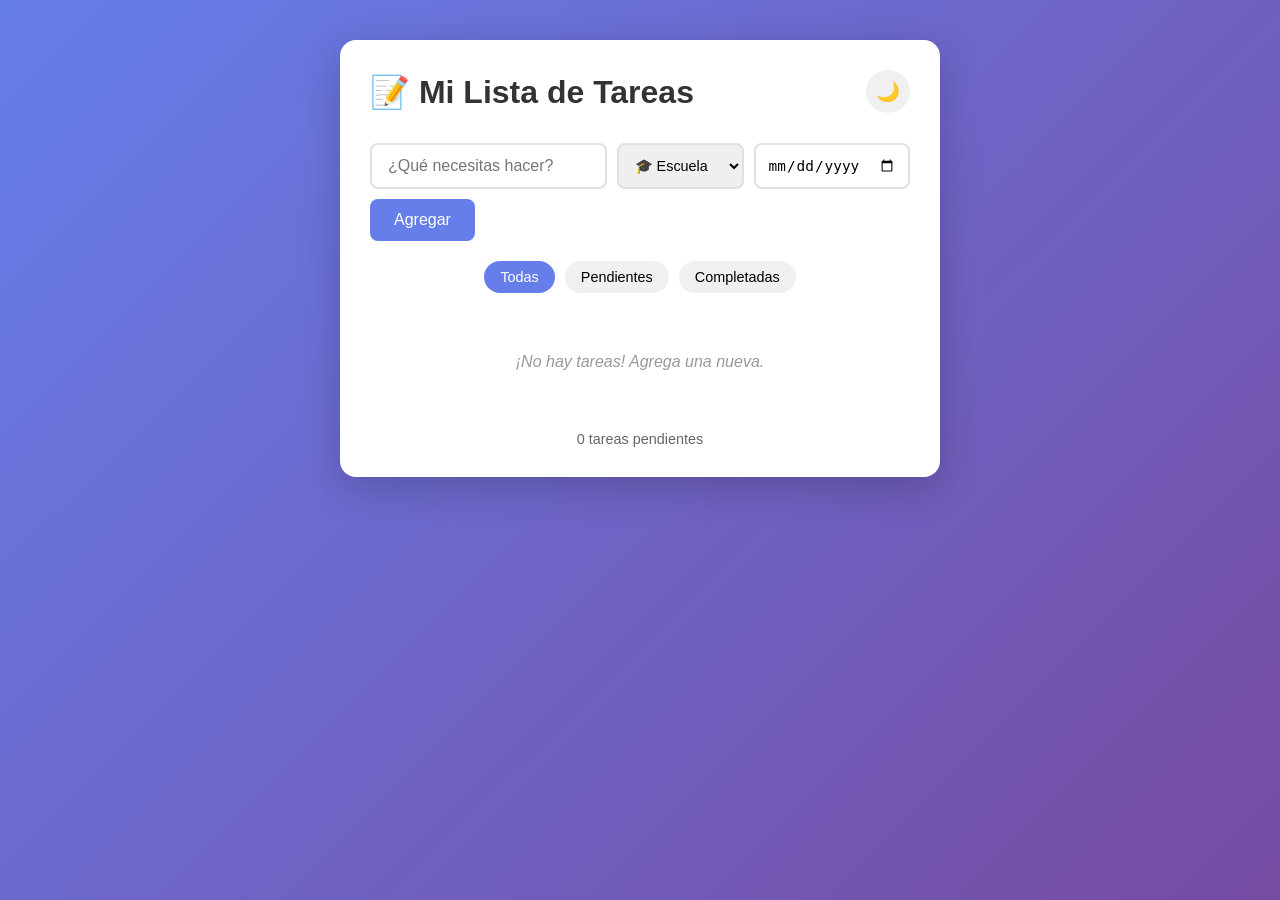
<file: proyecto-todo/index.html>
<!DOCTYPE html>
<html lang="es">
<head>
    <meta charset="UTF-8">
    <meta name="viewport" content="width=device-width, initial-scale=1.0">
    <title>Mi Lista de Tareas</title>
    <link rel="stylesheet" href="styles.css">
</head>
<body>

    <div class="container">

        <div class="encabezado">
            <h1>📝 Mi Lista de Tareas</h1>
            <button id="btn-tema">🌙</button>
        </div>

        <form id="form-tarea">

            <input
                type="text"
                id="input-tarea"
                placeholder="¿Qué necesitas hacer?"
                required
            >

            <select id="categoria-tarea">
                <option value="escuela">🎓 Escuela</option>
                <option value="trabajo">💼 Trabajo</option>
                <option value="personal">👤 Personal</option>
                <option value="otros">📌 Otros</option>
            </select>

            <input
                type="date"
                id="fecha-tarea"
            >

            <button type="submit">Agregar</button>

        </form>

        <div class="filtros">
            <button class="filtro activo" data-filtro="todas">Todas</button>
            <button class="filtro" data-filtro="pendientes">Pendientes</button>
            <button class="filtro" data-filtro="completadas">Completadas</button>
        </div>

        <ul id="lista-tareas">
        </ul>

        <p class="contador">
            <span id="contador-pendientes">0</span> tareas pendientes
        </p>

    </div>

    <script src="script.js"></script>

</body>
</html>
</file>
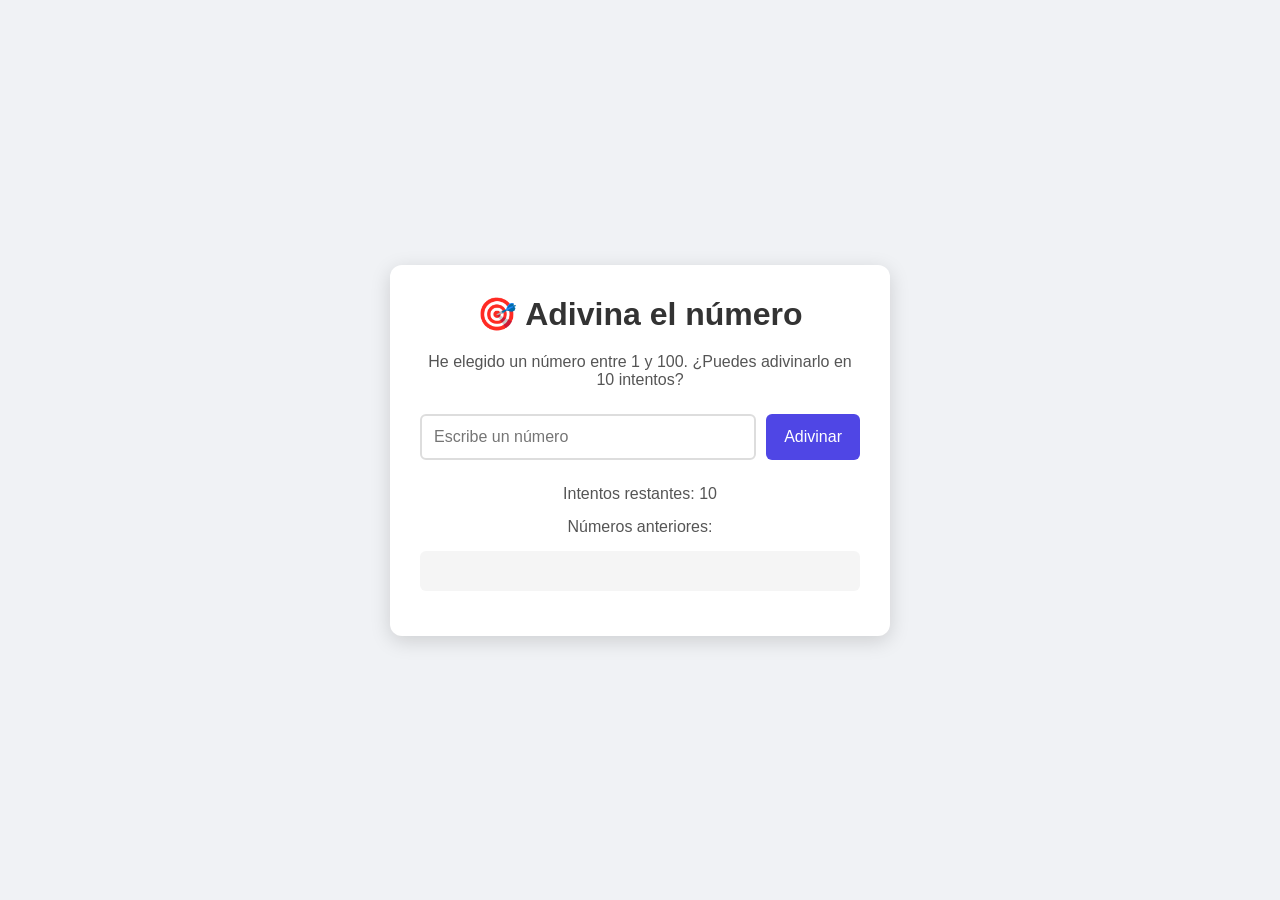
<file: proyecto-todo/Adivina-Num/index.html>
<!DOCTYPE html>
<html lang="es">
<head>
    <meta charset="UTF-8">
    <meta name="viewport" content="width=device-width, initial-scale=1.0">
    <title>Adivina el número</title>
    <link rel="stylesheet" href="styles.css">
</head>
<body>

    <div class="container">

        <h1>🎯 Adivina el número</h1>

        <p>
            He elegido un número entre 1 y 100.
            ¿Puedes adivinarlo en 10 intentos?
        </p>

        <form id="formulario">
            <input
                type="number"
                id="numero"
                min="1"
                max="100"
                placeholder="Escribe un número"
                required
            >

            <button type="submit">Adivinar</button>
        </form>

        <p id="mensaje"></p>

        <p>Intentos restantes: <span id="intentos">10</span></p>

        <p>Números anteriores:</p>
        <p id="numeros-anteriores"></p>

        <button id="reiniciar" style="display: none;">
            🔄 Volver a jugar
        </button>

    </div>

    <script src="script.js"></script>

</body>
</html>
</file>
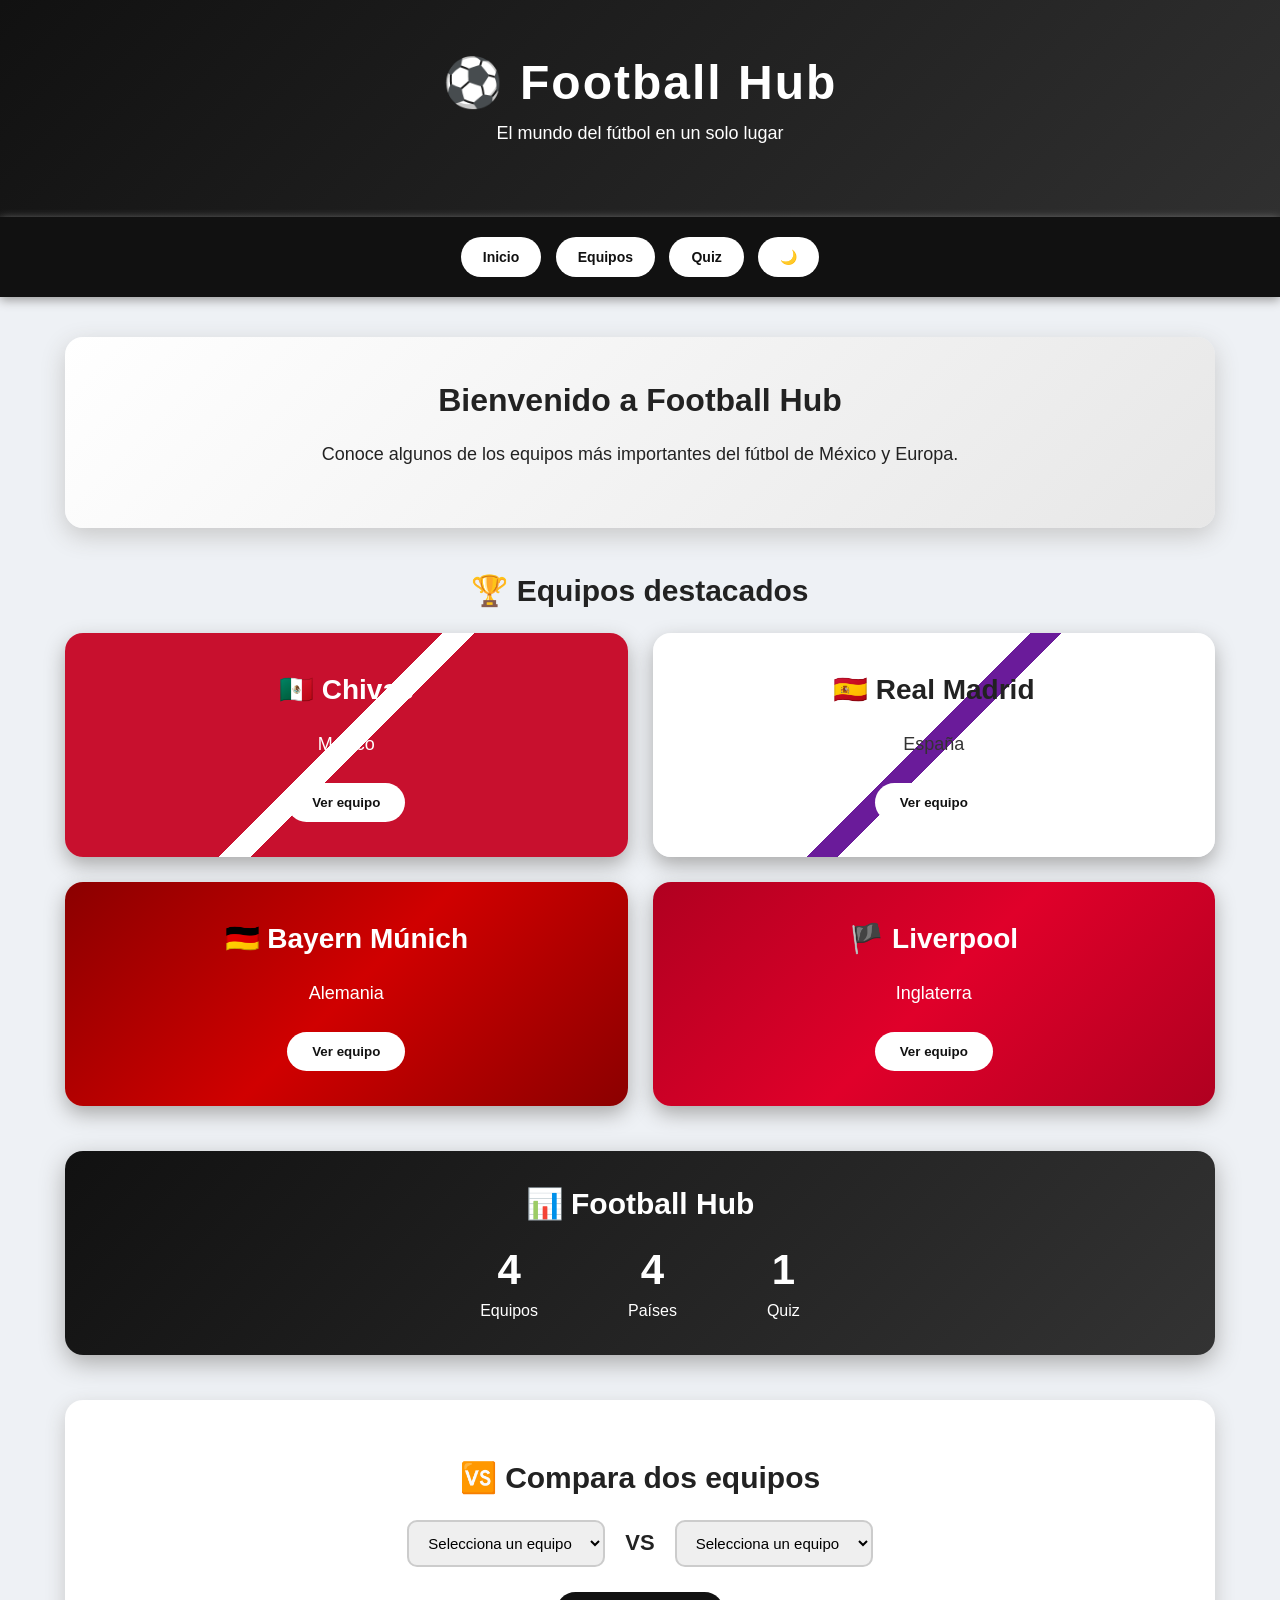
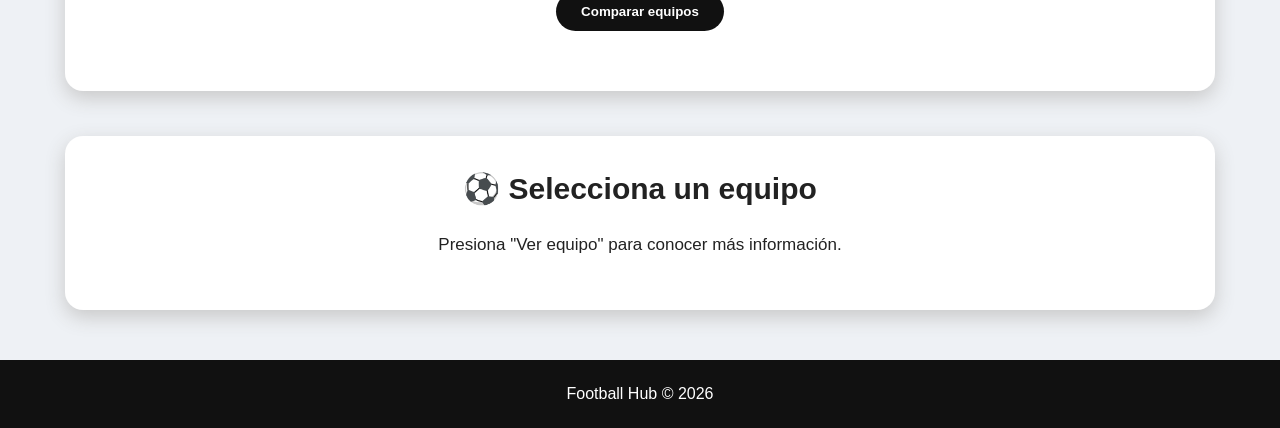
<file: proyecto-todo/Adivina-Num/Football_Hub/index.html>
<!DOCTYPE html>
<html lang="es">
<head>
    <meta charset="UTF-8">
    <meta name="viewport" content="width=device-width, initial-scale=1.0">
    <title>Football Hub</title>
    <link rel="stylesheet" href="styles.css">
</head>
<body>

    <header>
        <h1>⚽ Football Hub</h1>
        <p>El mundo del fútbol en un solo lugar</p>
    </header>

    <nav>
        <button id="inicio">Inicio</button>
        <button id="equipos">Equipos</button>
        <button id="quiz">Quiz</button>
        <button id="tema">🌙</button>
    </nav>

    <main>

        <section class="bienvenida">
            <h2>Bienvenido a Football Hub</h2>
            <p>
                Conoce algunos de los equipos más importantes
                del fútbol de México y Europa.
            </p>
        </section>

        <section>
            <h2>🏆 Equipos destacados</h2>

            <div class="equipos">

                <div class="tarjeta">
                    <h3>🇲🇽 Chivas</h3>
                    <p>México</p>
                    <button class="ver-equipo">Ver equipo</button>
                </div>

                <div class="tarjeta">
                    <h3>🇪🇸 Real Madrid</h3>
                    <p>España</p>
                    <button class="ver-equipo">Ver equipo</button>
                </div>

                <div class="tarjeta">
                    <h3>🇩🇪 Bayern Múnich</h3>
                    <p>Alemania</p>
                    <button class="ver-equipo">Ver equipo</button>
                </div>

                <div class="tarjeta">
                    <h3>🏴 Liverpool</h3>
                    <p>Inglaterra</p>
                    <button class="ver-equipo">Ver equipo</button>
                </div>

            </div>
        </section>

        <section class="estadisticas">
            <h2>📊 Football Hub</h2>

            <div class="estadisticas-contenedor">
                <div>
                    <strong>4</strong>
                    <span>Equipos</span>
                </div>

                <div>
                    <strong>4</strong>
                    <span>Países</span>
                </div>

                <div>
                    <strong>1</strong>
                    <span>Quiz</span>
                </div>
            </div>
        </section>
<section class="comparador">
    <h2>🆚 Compara dos equipos</h2>

    <div class="selecciones">
        <select id="equipo1">
            <option value="">Selecciona un equipo</option>
            <option value="Chivas">🇲🇽 Chivas</option>
            <option value="Real Madrid">🇪🇸 Real Madrid</option>
            <option value="Bayern Múnich">🇩🇪 Bayern Múnich</option>
            <option value="Liverpool">🏴 Liverpool</option>
        </select>

        <span>VS</span>

        <select id="equipo2">
            <option value="">Selecciona un equipo</option>
            <option value="Chivas">🇲🇽 Chivas</option>
            <option value="Real Madrid">🇪🇸 Real Madrid</option>
            <option value="Bayern Múnich">🇩🇪 Bayern Múnich</option>
            <option value="Liverpool">🏴 Liverpool</option>
        </select>
    </div>

    <button id="comparar">Comparar equipos</button>

    <div id="resultado-comparacion"></div>
</section>
        <section id="informacion">
            <h2>⚽ Selecciona un equipo</h2>
            <p>
                Presiona "Ver equipo" para conocer más información.
            </p>
        </section>

    </main>

    <footer>
        <p>Football Hub © 2026</p>
    </footer>

    <script src="script.js"></script>

</body>
</html>
</file>
<file: proyecto-todo/styles.css>
/* Reset básico */
* {
    margin: 0;
    padding: 0;
    box-sizing: border-box;
}

body {
    font-family: 'Segoe UI', Tahoma, Geneva, Verdana, sans-serif;
    background: linear-gradient(135deg, #667eea 0%, #764ba2 100%);
    min-height: 100vh;
    padding: 40px 20px;
    transition: 0.3s;
}

.container {
    max-width: 600px;
    margin: 0 auto;
    background: white;
    border-radius: 16px;
    padding: 30px;
    box-shadow: 0 10px 40px rgba(0, 0, 0, 0.2);
    transition: 0.3s;
}

.encabezado {
    display: flex;
    justify-content: space-between;
    align-items: center;
    margin-bottom: 30px;
}

h1 {
    color: #333;
    font-size: 2rem;
}

#btn-tema {
    border: none;
    background: #f0f0f0;
    padding: 10px;
    border-radius: 50%;
    cursor: pointer;
    font-size: 1.2rem;
}

/* Formulario */
#form-tarea {
    display: flex;
    gap: 10px;
    margin-bottom: 20px;
    flex-wrap: wrap;
}

#input-tarea {
    flex: 1;
    min-width: 200px;
    padding: 12px 16px;
    border: 2px solid #e0e0e0;
    border-radius: 8px;
    font-size: 1rem;
}

#input-tarea:focus {
    outline: none;
    border-color: #667eea;
}

#categoria-tarea,
#fecha-tarea {
    padding: 12px;
    border: 2px solid #e0e0e0;
    border-radius: 8px;
    font-size: 0.9rem;
}

#form-tarea button[type="submit"] {
    padding: 12px 24px;
    background: #667eea;
    color: white;
    border: none;
    border-radius: 8px;
    font-size: 1rem;
    cursor: pointer;
}

#form-tarea button[type="submit"]:hover {
    background: #5a67d8;
}

/* Filtros */
.filtros {
    display: flex;
    gap: 10px;
    margin-bottom: 20px;
    justify-content: center;
}

.filtro {
    padding: 8px 16px;
    background: #f0f0f0;
    border: none;
    border-radius: 20px;
    cursor: pointer;
    font-size: 0.9rem;
}

.filtro:hover {
    background: #e0e0e0;
}

.filtro.activo {
    background: #667eea;
    color: white;
}

/* Lista */
#lista-tareas {
    list-style: none;
}

.tarea {
    display: flex;
    align-items: center;
    gap: 10px;
    padding: 16px;
    background: #f8f9fa;
    border-radius: 8px;
    margin-bottom: 10px;
    transition: all 0.3s;
    animation: aparecer 0.3s ease;
}

.tarea:hover {
    background: #f0f0f0;
}

.tarea.completada {
    opacity: 0.6;
}

.tarea.completada .tarea-texto {
    text-decoration: line-through;
    color: #999;
}

.tarea input[type="checkbox"] {
    width: 20px;
    height: 20px;
    cursor: pointer;
    accent-color: #667eea;
}

.tarea-info {
    flex: 1;
}

.tarea-texto {
    display: block;
    font-size: 1rem;
    color: #333;
    margin-bottom: 5px;
}

.tarea-detalles {
    font-size: 0.8rem;
    color: #777;
}

.tarea.proxima {
    border-left: 5px solid #ffc107;
}

.tarea.vencida {
    border-left: 5px solid #dc3545;
}

/* Botones */
.btn-editar,
.btn-eliminar {
    border: none;
    background: none;
    cursor: pointer;
    font-size: 1.1rem;
    padding: 5px;
}

.btn-editar {
    color: #667eea;
}

.btn-eliminar {
    color: #dc3545;
}

.btn-editar:hover {
    color: #4b5fc0;
}

.btn-eliminar:hover {
    color: #c82333;
}

/* Animación al eliminar */
.eliminando {
    animation: desaparecer 0.5s ease forwards;
}

@keyframes aparecer {
    from {
        opacity: 0;
        transform: translateY(-10px);
    }

    to {
        opacity: 1;
        transform: translateY(0);
    }
}

@keyframes desaparecer {
    from {
        opacity: 1;
        transform: translateX(0);
    }

    to {
        opacity: 0;
        transform: translateX(100%);
    }
}

/* Contador */
.contador {
    text-align: center;
    color: #666;
    margin-top: 20px;
    font-size: 0.9rem;
}

.sin-tareas {
    text-align: center;
    color: #999;
    padding: 40px;
    font-style: italic;
}

/* Modo oscuro */
body.modo-oscuro {
    background: linear-gradient(135deg, #141e30 0%, #243b55 100%);
}

body.modo-oscuro .container {
    background: #222;
    color: white;
}

body.modo-oscuro h1 {
    color: white;
}

body.modo-oscuro #input-tarea,
body.modo-oscuro #categoria-tarea,
body.modo-oscuro #fecha-tarea {
    background: #333;
    color: white;
    border-color: #555;
}

body.modo-oscuro .filtro {
    background: #444;
    color: white;
}

body.modo-oscuro .tarea {
    background: #333;
}

body.modo-oscuro .tarea:hover {
    background: #3d3d3d;
}

body.modo-oscuro .tarea-texto {
    color: white;
}

body.modo-oscuro .tarea-detalles {
    color: #bbb;
}

body.modo-oscuro .contador {
    color: #bbb;
}

body.modo-oscuro #btn-tema {
    background: #444;
}
</file>
<file: proyecto-todo/Adivina-Num/styles.css>
* {
    margin: 0;
    padding: 0;
    box-sizing: border-box;
}

body {
    font-family: Arial, sans-serif;
    background: #f0f2f5;
    min-height: 100vh;
    display: flex;
    justify-content: center;
    align-items: center;
}

.container {
    width: 90%;
    max-width: 500px;
    background: white;
    padding: 30px;
    border-radius: 12px;
    box-shadow: 0 5px 20px rgba(0, 0, 0, 0.15);
    text-align: center;
}

h1 {
    margin-bottom: 20px;
    color: #333;
}

p {
    margin-bottom: 15px;
    color: #555;
}

form {
    display: flex;
    gap: 10px;
    margin: 25px 0;
}

input {
    flex: 1;
    padding: 12px;
    border: 2px solid #ddd;
    border-radius: 6px;
    font-size: 16px;
}

button {
    padding: 12px 18px;
    border: none;
    border-radius: 6px;
    background: #4f46e5;
    color: white;
    cursor: pointer;
    font-size: 16px;
}

button:hover {
    background: #3730a3;
}

#mensaje {
    font-weight: bold;
    font-size: 18px;
}

#numeros-anteriores {
    background: #f5f5f5;
    padding: 10px;
    border-radius: 6px;
    min-height: 40px;
}

#reiniciar {
    margin-top: 15px;
}
</file>
<file: proyecto-todo/Adivina-Num/Football_Hub/styles.css>
* {
    box-sizing: border-box;
}

html {
    scroll-behavior: smooth;
}

body {
    margin: 0;
    font-family: Arial, sans-serif;
    background: #eef1f5;
    color: #222;
    transition: 0.3s;
}

/* ENCABEZADO */

header {
    background: linear-gradient(135deg, #111111, #303030);
    color: white;
    text-align: center;
    padding: 55px 20px;
}

header h1 {
    margin: 0;
    font-size: 48px;
    letter-spacing: 2px;
}

header p {
    font-size: 18px;
    margin-top: 12px;
}

/* MENU */

nav {
    background: #111;
    padding: 15px;
    text-align: center;
    position: sticky;
    top: 0;
    z-index: 10;
    box-shadow: 0 3px 10px #999;
}

nav button {
    background: white;
    color: #111;
    border: none;
    padding: 12px 22px;
    margin: 5px;
    border-radius: 25px;
    cursor: pointer;
    font-weight: bold;
    font-size: 14px;
    transition: 0.3s;
}

nav button:hover {
    background: #ddd;
    transform: scale(1.05);
}

/* CONTENIDO */

main {
    width: 90%;
    max-width: 1150px;
    margin: 40px auto;
}

section {
    margin-bottom: 45px;
}

/* BIENVENIDA */

.bienvenida {
    background: linear-gradient(135deg, #ffffff, #e7e7e7);
    padding: 45px 30px;
    border-radius: 18px;
    text-align: center;
    box-shadow: 0 8px 25px #c8c8c8;
}

.bienvenida h2 {
    font-size: 32px;
    margin-top: 0;
}

.bienvenida p {
    font-size: 18px;
}

/* TITULOS */

section h2 {
    text-align: center;
    font-size: 30px;
    margin-bottom: 25px;
}

/* TARJETAS */

.equipos {
    display: grid;
    grid-template-columns: repeat(2, 1fr);
    gap: 25px;
}

.tarjeta {
    padding: 35px 25px;
    border-radius: 18px;
    text-align: center;
    color: white;
    box-shadow: 0 8px 20px #aaa;
    transition: 0.3s;
    position: relative;
    overflow: hidden;
}

.tarjeta:hover {
    transform: translateY(-10px) scale(1.02);
    box-shadow: 0 15px 30px #888;
}

.tarjeta h3 {
    font-size: 28px;
    margin-top: 5px;
}

.tarjeta p {
    font-size: 18px;
}

/* COLORES DE LOS EQUIPOS */

/* CHIVAS - ROJO Y BLANCO */

.tarjeta:nth-child(1) {
    background: linear-gradient(
        135deg,
        #c8102e 0%,
        #c8102e 48%,
        white 48%,
        white 52%,
        #c8102e 52%,
        #c8102e 100%
    );
    color: white;
}

.tarjeta:nth-child(1) p {
    color: white;
}

/* REAL MADRID - BLANCO Y MORADO */

.tarjeta:nth-child(2) {
    background: linear-gradient(
        135deg,
        #ffffff 0%,
        #ffffff 48%,
        #6a1b9a 48%,
        #6a1b9a 52%,
        #ffffff 52%,
        #ffffff 100%
    );
    color: #222;
}

.tarjeta:nth-child(2) p {
    color: #333;
}

/* BAYERN MUNCHEN - ROJO */

.tarjeta:nth-child(3) {
    background: linear-gradient(
        135deg,
        #8b0000,
        #d00000,
        #8b0000
    );
    color: white;
}

.tarjeta:nth-child(3) p {
    color: white;
}

/* LIVERPOOL - ROJO */

.tarjeta:nth-child(4) {
    background: linear-gradient(
        135deg,
        #b00020,
        #e0002a,
        #b00020
    );
    color: white;
}

.tarjeta:nth-child(4) p {
    color: white;
}

/* BOTONES */

.ver-equipo {
    background: white;
    color: #111;
    border: none;
    padding: 12px 25px;
    border-radius: 25px;
    cursor: pointer;
    font-weight: bold;
    margin-top: 10px;
    transition: 0.3s;
}

.ver-equipo:hover {
    transform: scale(1.08);
    background: #eeeeee;
}

/* ESTADISTICAS */

.estadisticas {
    background: linear-gradient(135deg, #111, #333);
    color: white;
    padding: 35px;
    border-radius: 18px;
    text-align: center;
    box-shadow: 0 8px 25px #aaa;
}

.estadisticas h2 {
    margin-top: 0;
}

.estadisticas-contenedor {
    display: flex;
    justify-content: center;
    gap: 90px;
    margin-top: 25px;
}

.estadisticas-contenedor div {
    display: flex;
    flex-direction: column;
    align-items: center;
}

.estadisticas-contenedor strong {
    font-size: 42px;
}

.estadisticas-contenedor span {
    margin-top: 8px;
    font-size: 16px;
}

/* INFORMACION DEL EQUIPO */

#informacion {
    background: white;
    padding: 35px;
    border-radius: 18px;
    text-align: center;
    box-shadow: 0 7px 20px #c8c8c8;
    min-height: 150px;
}

#informacion h2 {
    margin-top: 0;
}

#informacion p {
    font-size: 17px;
    line-height: 1.6;
}

/* FOOTER */

footer {
    background: #111;
    color: white;
    text-align: center;
    padding: 25px;
    margin-top: 50px;
}

footer p {
    margin: 0;
}

/* MODO OSCURO */

.oscuro {
    background: #121212;
    color: white;
}

.oscuro .bienvenida,
.oscuro #informacion {
    background: #222;
    color: white;
}

.oscuro .estadisticas {
    background: linear-gradient(135deg, #000, #202020);
}

.oscuro nav {
    background: #050505;
}

.oscuro nav button {
    background: #333;
    color: white;
}

.oscuro nav button:hover {
    background: #555;
}

/* CELULAR */

@media (max-width: 700px) {

    header h1 {
        font-size: 34px;
    }

    header p {
        font-size: 16px;
    }

    nav button {
        padding: 10px 15px;
    }

    .equipos {
        grid-template-columns: 1fr;
    }

    .estadisticas-contenedor {
        gap: 30px;
        flex-wrap: wrap;
    }

    .estadisticas-contenedor strong {
        font-size: 32px;
    }

    .bienvenida {
        padding: 30px 20px;
    }

    section h2 {
        font-size: 26px;
    }
}
.comparador {
    background: white;
    padding: 35px;
    border-radius: 18px;
    text-align: center;
    box-shadow: 0 7px 20px #c8c8c8;
}

.selecciones {
    display: flex;
    justify-content: center;
    align-items: center;
    gap: 20px;
    margin: 25px 0;
}

.selecciones select {
    padding: 12px 15px;
    border-radius: 10px;
    border: 2px solid #ccc;
    font-size: 15px;
}

.selecciones span {
    font-weight: bold;
    font-size: 22px;
}

#comparar {
    background: #111;
    color: white;
    border: none;
    padding: 12px 25px;
    border-radius: 25px;
    cursor: pointer;
    font-weight: bold;
}

#comparar:hover {
    transform: scale(1.05);
}

#resultado-comparacion {
    margin-top: 25px;
    overflow-x: auto;
}

.tabla-comparacion {
    width: 100%;
    border-collapse: collapse;
}

.tabla-comparacion th,
.tabla-comparacion td {
    padding: 14px;
    border-bottom: 1px solid #ddd;
}

.tabla-comparacion th {
    background: #111;
    color: white;
}

.oscuro .comparador {
    background: #222;
    color: white;
}

.oscuro .selecciones select {
    background: #333;
    color: white;
}

.oscuro .tabla-comparacion th {
    background: #000;
}

@media (max-width: 700px) {
    .selecciones {
        flex-direction: column;
    }

    .selecciones select {
        width: 100%;
    }
}
</file>
